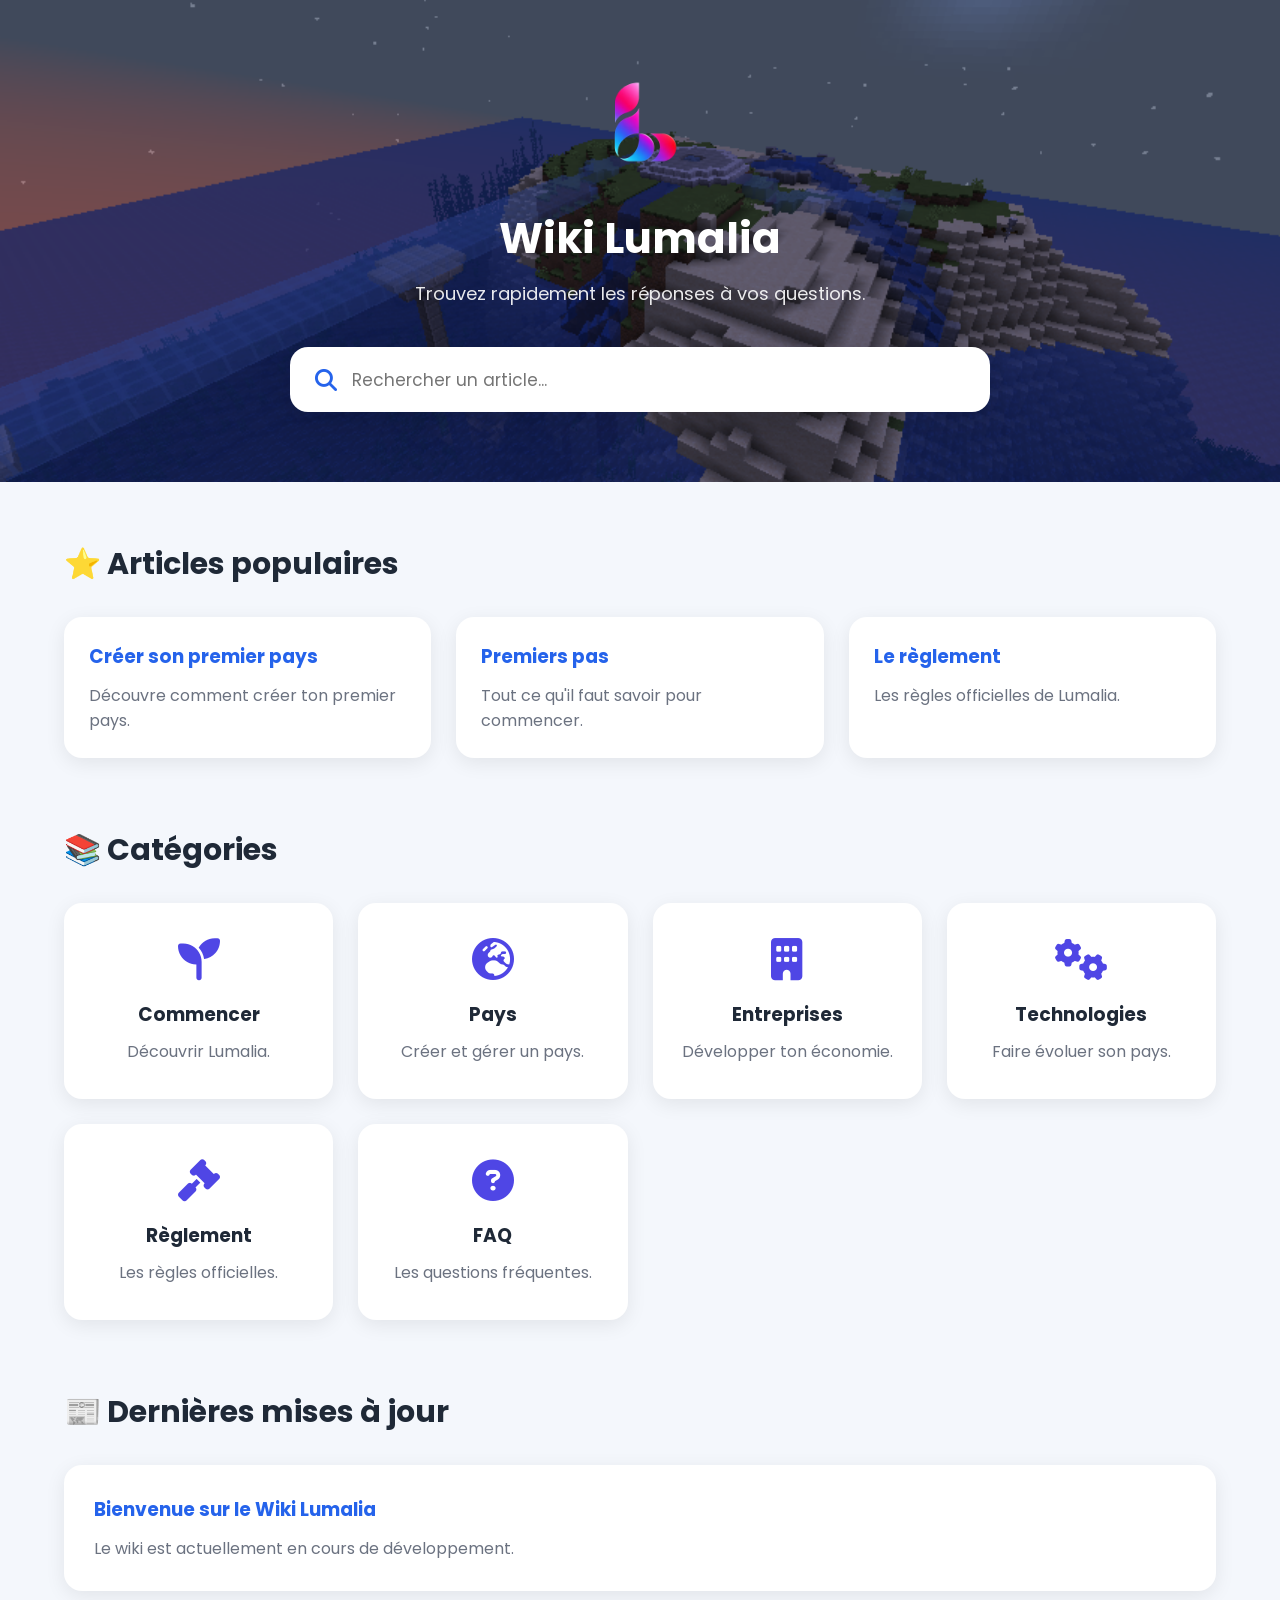
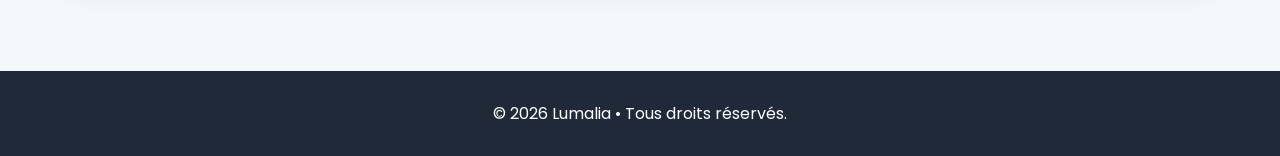
<file: index.html>
<!DOCTYPE html>
<html lang="fr">

<head>
    <meta charset="UTF-8">
    <meta name="viewport" content="width=device-width, initial-scale=1.0">

    <title>Wiki Lumalia</title>

    <link rel="stylesheet" href="style.css">

    <!-- Police -->
    <link rel="preconnect" href="https://fonts.googleapis.com">
    <link rel="preconnect" href="https://fonts.gstatic.com" crossorigin>
    <link href="https://fonts.googleapis.com/css2?family=Poppins:wght@300;400;500;600;700&display=swap" rel="stylesheet">

    <!-- Icônes -->
    <link rel="stylesheet" href="https://cdnjs.cloudflare.com/ajax/libs/font-awesome/6.7.2/css/all.min.css">
</head>

<body>

    <!-- ========================= -->
    <!-- HERO -->
    <!-- ========================= -->

    <header class="hero">

        <img src="logo-lumalia.png" alt="Logo Lumalia" class="logo">

        <h1>Wiki Lumalia</h1>

        <p>
            Trouvez rapidement les réponses à vos questions.
        </p>

        <div class="search-box">

            <i class="fa-solid fa-magnifying-glass"></i>

            <input
                type="text"
                placeholder="Rechercher un article...">

        </div>

    </header>



    <!-- ========================= -->
    <!-- ARTICLES POPULAIRES -->
    <!-- ========================= -->

    <main>

        <section class="popular">

            <h2>⭐ Articles populaires</h2>

            <div class="articles-grid">

                <article class="article-card">
                    <h3>Créer son premier pays</h3>
                    <p>Découvre comment créer ton premier pays.</p>
                </article>

                <article class="article-card">
                    <h3>Premiers pas</h3>
                    <p>Tout ce qu'il faut savoir pour commencer.</p>
                </article>

                <article class="article-card">
                    <h3>Le règlement</h3>
                    <p>Les règles officielles de Lumalia.</p>
                </article>

            </div>

        </section>



        <!-- ========================= -->
        <!-- CATEGORIES -->
        <!-- ========================= -->

        <section class="categories">

            <h2>📚 Catégories</h2>

            <div class="categories-grid">

                <div class="category-card">
                    <i class="fa-solid fa-seedling"></i>
                    <h3>Commencer</h3>
                    <p>Découvrir Lumalia.</p>
                </div>

                <div class="category-card">
                    <i class="fa-solid fa-earth-europe"></i>
                    <h3>Pays</h3>
                    <p>Créer et gérer un pays.</p>
                </div>

                <div class="category-card">
                    <i class="fa-solid fa-building"></i>
                    <h3>Entreprises</h3>
                    <p>Développer ton économie.</p>
                </div>

                <div class="category-card">
                    <i class="fa-solid fa-gears"></i>
                    <h3>Technologies</h3>
                    <p>Faire évoluer son pays.</p>
                </div>

                <div class="category-card">
                    <i class="fa-solid fa-gavel"></i>
                    <h3>Règlement</h3>
                    <p>Les règles officielles.</p>
                </div>

                <div class="category-card">
                    <i class="fa-solid fa-circle-question"></i>
                    <h3>FAQ</h3>
                    <p>Les questions fréquentes.</p>
                </div>

            </div>

        </section>



        <!-- ========================= -->
        <!-- DERNIÈRES MISES À JOUR -->
        <!-- ========================= -->

        <section class="updates">

            <h2>📰 Dernières mises à jour</h2>

            <div class="update-card">

                <h3>Bienvenue sur le Wiki Lumalia</h3>

                <p>
                    Le wiki est actuellement en cours de développement.
                </p>

            </div>

        </section>

    </main>



    <!-- ========================= -->
    <!-- FOOTER -->
    <!-- ========================= -->

    <footer>

        <p>© 2026 Lumalia • Tous droits réservés.</p>

    </footer>

    <script src="main.js"></script>

</body>

</html>
</file>
<file: style.css>
/* ============================= */
/* RESET */
/* ============================= */

*{
    margin:0;
    padding:0;
    box-sizing:border-box;
}

html{
    scroll-behavior:smooth;
}

body{
    font-family:'Poppins',sans-serif;
    background:#f4f7fc;
    color:#1f2937;
}

/* ============================= */
/* HERO */
/* ============================= */

.hero{
    background-image: url("fond.png");
    background-size: cover;
    background-position: center;
    background-repeat: no-repeat;

    color: white;
    text-align: center;

    padding: 70px 20px;
}

.logo{
    width:110px;
    margin-bottom:20px;
}

.hero h1{
    font-size:42px;
    font-weight:700;
}

.hero p{
    margin-top:10px;
    font-size:18px;
    opacity:.9;
}

/* ============================= */
/* RECHERCHE */
/* ============================= */

.search-box{

    margin:40px auto 0;

    max-width:700px;
    height:65px;

    background:white;

    border-radius:18px;

    display:flex;
    align-items:center;

    padding:0 25px;

    box-shadow:0 12px 35px rgba(0,0,0,.12);

}

.search-box i{

    color:#2563eb;

    font-size:22px;

    margin-right:15px;

}

.search-box input{

    width:100%;
    border:none;
    outline:none;

    font-size:17px;

    font-family:Poppins;

}

/* ============================= */
/* MAIN */
/* ============================= */

main{

    width:90%;
    max-width:1300px;

    margin:60px auto;

}

/* ============================= */
/* TITRES */
/* ============================= */

section{

    margin-bottom:70px;

}

section h2{

    font-size:30px;

    margin-bottom:30px;

}

/* ============================= */
/* ARTICLES */
/* ============================= */

.articles-grid{

    display:grid;

    grid-template-columns:repeat(auto-fit,minmax(280px,1fr));

    gap:25px;

}

.article-card{

    background:white;

    border-radius:18px;

    padding:25px;

    transition:.25s;

    cursor:pointer;

    box-shadow:0 5px 20px rgba(0,0,0,.08);

}

.article-card:hover{

    transform:translateY(-8px);

    box-shadow:0 15px 35px rgba(0,0,0,.15);

}

.article-card h3{

    color:#2563eb;

    margin-bottom:12px;

}

.article-card p{

    color:#6b7280;

}

/* ============================= */
/* CATEGORIES */
/* ============================= */

.categories-grid{

    display:grid;

    grid-template-columns:repeat(auto-fit,minmax(260px,1fr));

    gap:25px;

}

.category-card{

    background:white;

    border-radius:18px;

    padding:35px 25px;

    text-align:center;

    transition:.25s;

    cursor:pointer;

    box-shadow:0 5px 20px rgba(0,0,0,.08);

}

.category-card:hover{

    transform:translateY(-8px);

    box-shadow:0 15px 35px rgba(0,0,0,.15);

}

.category-card i{

    font-size:42px;

    color:#4f46e5;

    margin-bottom:20px;

}

.category-card h3{

    margin-bottom:10px;

}

.category-card p{

    color:#6b7280;

}

/* ============================= */
/* MISES A JOUR */
/* ============================= */

.update-card{

    background:white;

    border-radius:18px;

    padding:30px;

    box-shadow:0 5px 20px rgba(0,0,0,.08);

}

.update-card h3{

    color:#2563eb;

    margin-bottom:12px;

}

.update-card p{

    color:#6b7280;

}

/* ============================= */
/* FOOTER */
/* ============================= */

footer{

    margin-top:80px;

    background:#1f2937;

    color:white;

    text-align:center;

    padding:30px;

}

/* ============================= */
/* RESPONSIVE */
/* ============================= */

@media(max-width:768px){

.hero{

    padding:50px 20px;

}

.hero h1{

    font-size:30px;

}

.hero p{

    font-size:16px;

}

.search-box{

    height:55px;

}

section h2{

    font-size:24px;

}

}
</file>
